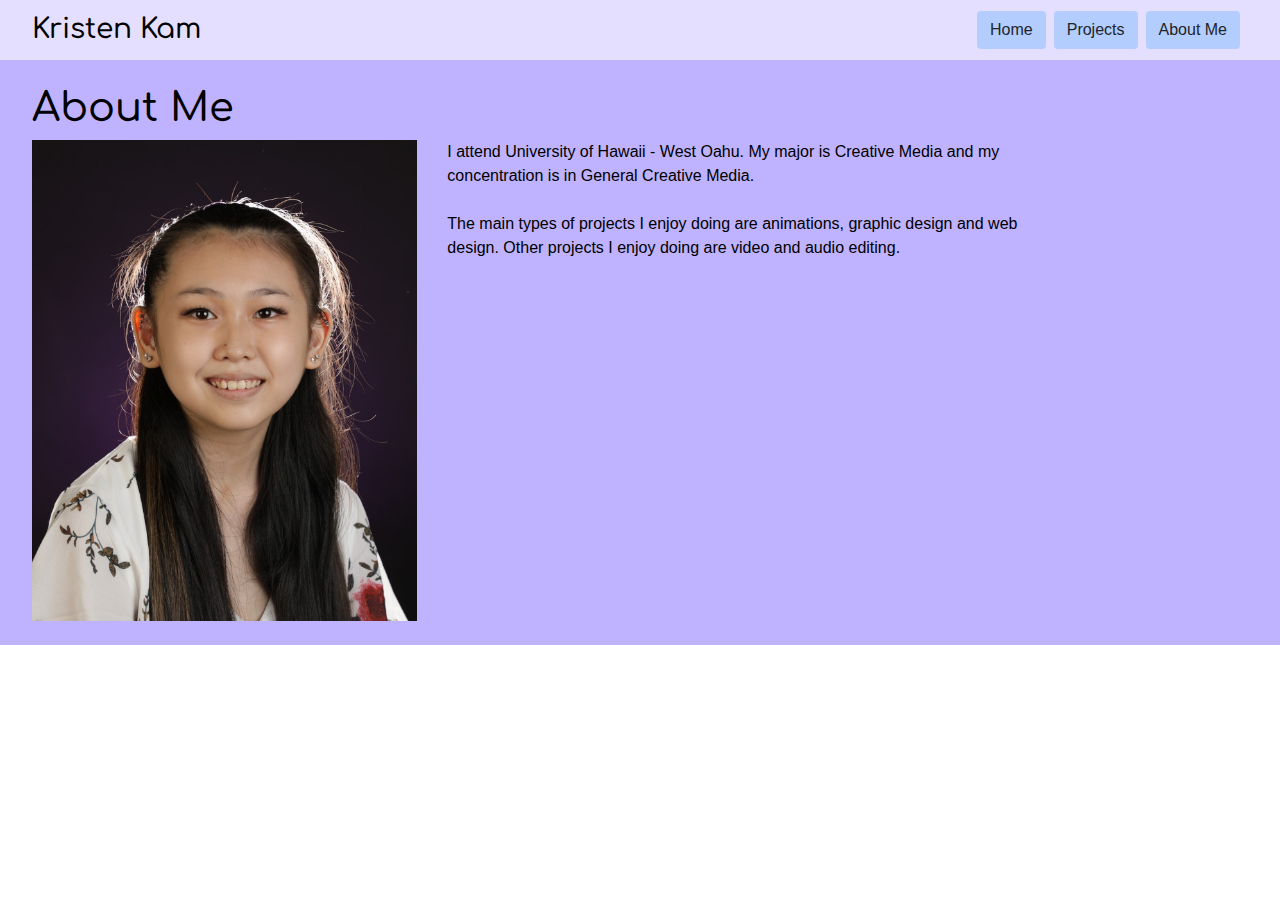
<file: pages/about-me.html>
<!DOCTYPE html>
<html lang="en">
<head>
    <meta charset="UTF-8">
    <meta name="viewport" content="width=device-width, initial-scale=1.0">
    <title>Hawaiian Airlines Ad</title>
    <link rel="stylesheet" href="../css/bootstrap.min.css">
    <link rel="stylesheet" href="../css/style.css">
    <link href="https://fonts.googleapis.com/css2?family=Sora:wght@400;700&display=swap>" rel="stylesheet">
    <link href='https://fonts.googleapis.com/css?family=Comfortaa' rel='stylesheet'>
</head>
 <body>
    <!-- Content will go here -->
    <!-- Start of Header Section -->
    <header class="light-bg py-2 body-padding">
      <nav class="navbar">
        <a class="navbar-brand" href="../index.html"><h3>Kristen Kam</h3></a>
        <div class="d-flex">
          <a class="btn" href="../index.html">Home</a>
          <a class="btn" href="./projectHawaiianAirlines.html">Projects</a>
          <a class="btn" href="./about-me.html">About Me</a>
        </div>
      </nav>
    </header>
    <!-- End of Header Section -->
    <!-- Start of About Me Section -->
    <section class="about dark-bg py-2">
        <div class="body-padding">
          <h1>About Me</h1>
          <div class="row">
            <div class="col-md-4 col-sm-4">
              <img src="../images/kristen_portrait.jpg" alt="Self portrait" class="img-fluid">
            </div>
            <div class="col-md-6 col-sm-6 about-text">
              <div class="pb-2">
                <p>I attend University of Hawaii - West Oahu. My major is Creative Media and my concentration is in General Creative Media.</p>
              </div>
              <div>
                <p>The main types of projects I enjoy doing are animations, graphic design and web design. Other projects I enjoy doing are video and audio editing.</p>
              </div>
            </div>
          </div>
        </div>
      </section>
     <!--End of About Me Section--> 
 </body>
</html>
</file>
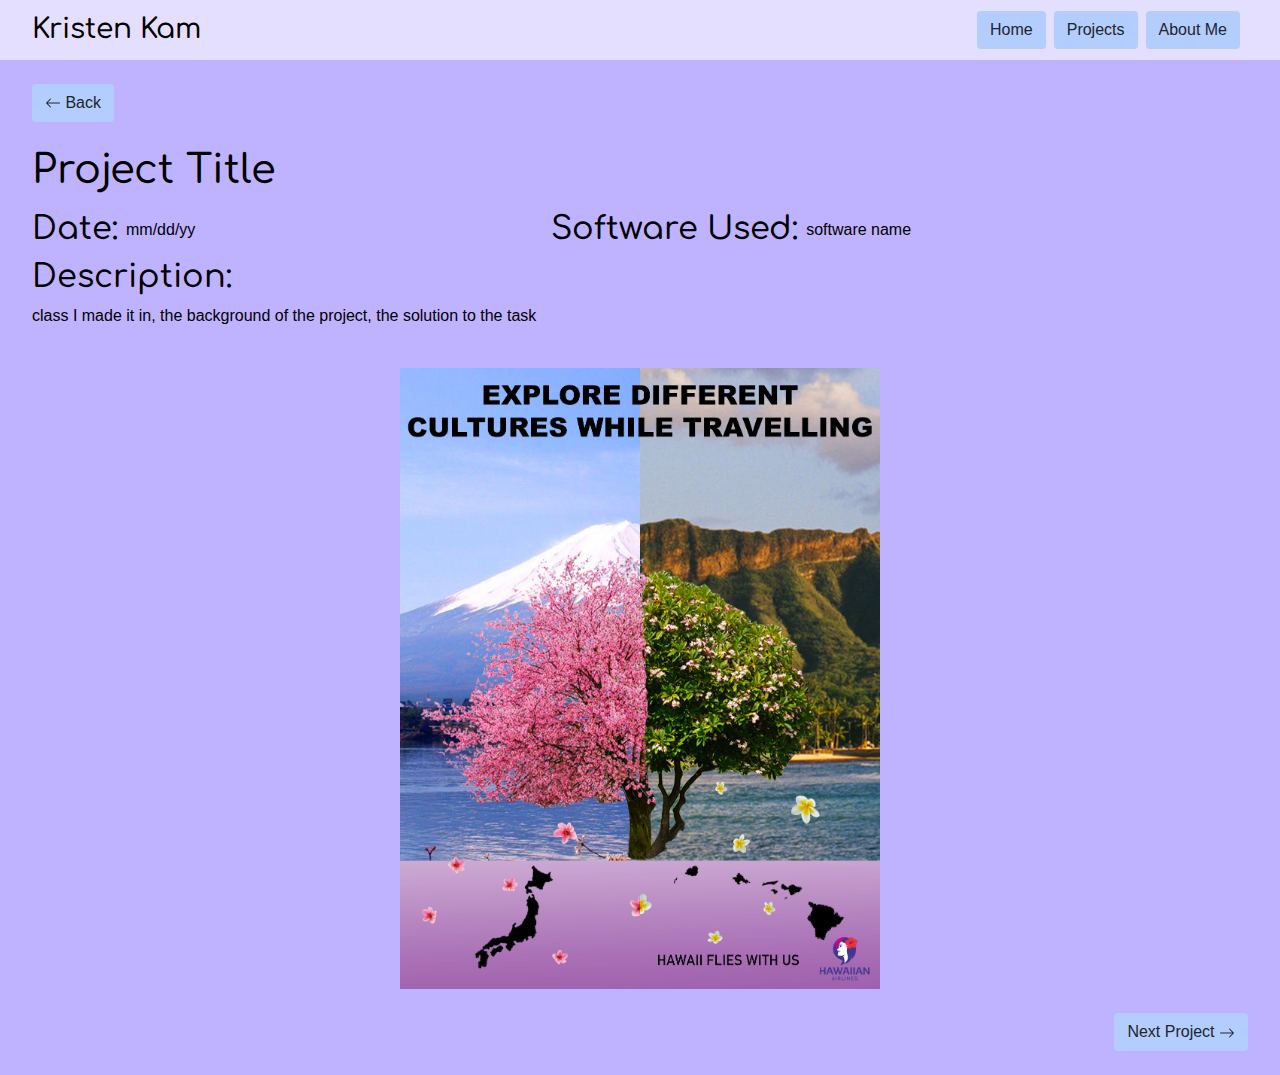
<file: pages/project_hawaiian_airlines.html>
<!DOCTYPE html>
<html lang="en">
<head>
    <meta charset="UTF-8">
    <meta name="viewport" content="width=device-width, initial-scale=1.0">
    <title>Hawaiian Airlines Ad</title>
    <link rel="stylesheet" href="../css/bootstrap.min.css">
    <link rel="stylesheet" href="../css/style.css">
    <link href="https://fonts.googleapis.com/css2?family=Sora:wght@400;700&display=swap>" rel="stylesheet">
    <link href='https://fonts.googleapis.com/css?family=Comfortaa' rel='stylesheet'>
</head>
 <body>
    <!-- Content will go here -->
    <!-- Start of Header Section -->
    <header class="light-bg py-2 body-padding">
      <nav class="navbar">
        <a class="navbar-brand" href="../index.html"><h3>Kristen Kam</h3></a>
        <div class="d-flex">
          <a class="btn" href="../index.html">Home</a>
          <a class="btn" href="pages/projectDetail.html">Projects</a>
          <a class="btn" href="pages/about-me">About Me</a>
        </div>
      </nav>
    </header>
    <!-- End of Header Section -->
    <!-- Start of Project Info Section -->
    <section class="hero dark-bg py-2">
      <div class="body-padding">
        <!-- Back Button -->
        <div>
            <a class="btn" href="../index.html">
              <svg xmlns="http://www.w3.org/2000/svg" width="16" height="16" fill="currentColor" class="bi bi-arrow-left" viewBox="0 0 16 16">
                <path fill-rule="evenodd" d="M15 8a.5.5 0 0 0-.5-.5H2.707l3.147-3.146a.5.5 0 1 0-.708-.708l-4 4a.5.5 0 0 0 0 .708l4 4a.5.5 0 0 0 .708-.708L2.707 8.5H14.5A.5.5 0 0 0 15 8"/>
              </svg>
              Back
            </a>
        </div>
        <!-- Project Info -->
        <div class="pt-4">
            <h1 class="mb-3">Project Title</h1>
            <div>
                <div class="row">
                    <div class="col-md-5 d-flex">
                        <h2 class="project-info-field">Date:</h2>
                        <p class="project-info-text">mm/dd/yy</p>
                    </div>
                    <div class="col-md-auto d-flex">
                        <h2 class="project-info-field">Software Used:</h2>
                        <p class="project-info-text">software name</p>
                    </div>
                </div>
                <div>
                  <h2 class="project-info-field">Description:</h2>
                  <p>class I made it in, the background of the project, the solution to the task</p>
                </div>
            </div>
            <div class="py-4 project-detail-img-div">
              <img src="../images/hawaiian_airlines_travel_ad.jpg" alt="Hawaiian Airlines Ad" class="img-fluid">
            </div>
        </div>
        <!-- Next Project Button -->
        <div class="d-flex justify-content-end">
            <a class="btn" href="#">
              Next Project
              <svg xmlns="http://www.w3.org/2000/svg" width="16" height="16" fill="currentColor" class="bi bi-arrow-right" viewBox="0 0 16 16">
                <path fill-rule="evenodd" d="M1 8a.5.5 0 0 1 .5-.5h11.793l-3.147-3.146a.5.5 0 0 1 .708-.708l4 4a.5.5 0 0 1 0 .708l-4 4a.5.5 0 0 1-.708-.708L13.293 8.5H1.5A.5.5 0 0 1 1 8"/>
              </svg>
            </a>
        </div>
      </div>
    </section>
    <!--End of Project Info Section-->
</body>
</html>
</file>
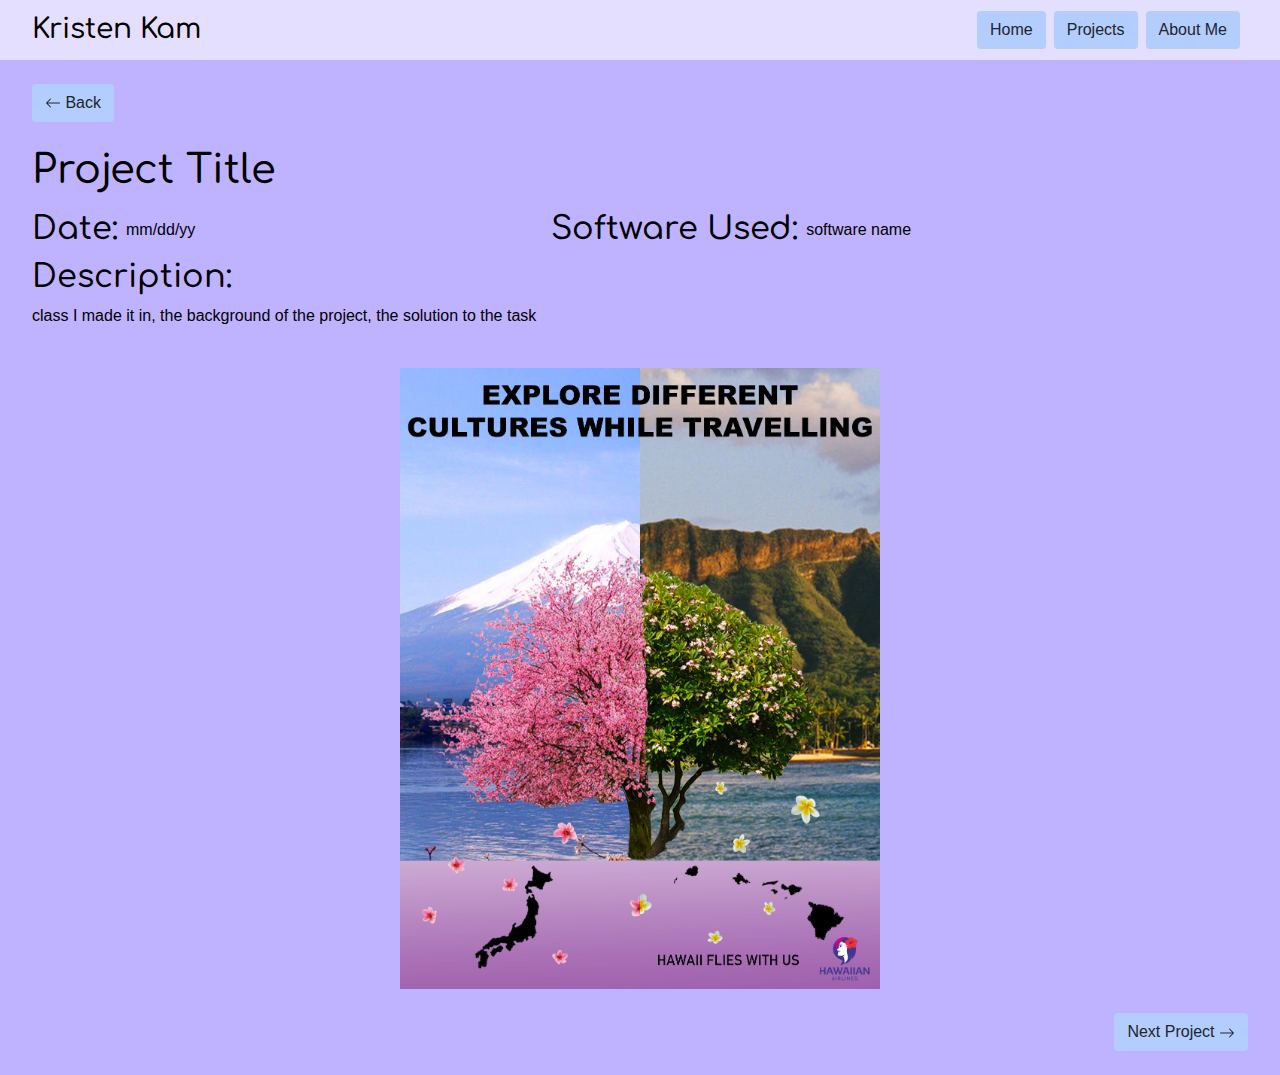
<file: pages/projectDetail.html>
<!DOCTYPE html>
<html lang="en">
<head>
    <meta charset="UTF-8">
    <meta name="viewport" content="width=device-width, initial-scale=1.0">
    <title>Project Detail</title>
    <link rel="stylesheet" href="../css/bootstrap.min.css">
    <link rel="stylesheet" href="../css/style.css">
    <link href="https://fonts.googleapis.com/css2?family=Sora:wght@400;700&display=swap>" rel="stylesheet">
    <link href='https://fonts.googleapis.com/css?family=Comfortaa' rel='stylesheet'>
</head>
 <body>
    <!-- Content will go here -->
    <!-- Start of Header Section -->
    <header class="light-bg py-2 body-padding">
      <nav class="navbar">
        <a class="navbar-brand" href="../index.html"><h3>Kristen Kam</h3></a>
        <div class="d-flex">
          <a class="btn" href="../index.html">Home</a>
          <a class="btn" href="pages/projectDetail.html">Projects</a>
          <a class="btn" href="pages/about-me">About Me</a>
        </div>
      </nav>
    </header>
    <!-- End of Header Section -->
    <!-- Start of Project Info Section -->
    <section class="hero dark-bg py-2">
      <div class="body-padding">
        <!-- Back Button -->
        <div>
            <a class="btn" href="../index.html">
              <svg xmlns="http://www.w3.org/2000/svg" width="16" height="16" fill="currentColor" class="bi bi-arrow-left" viewBox="0 0 16 16">
                <path fill-rule="evenodd" d="M15 8a.5.5 0 0 0-.5-.5H2.707l3.147-3.146a.5.5 0 1 0-.708-.708l-4 4a.5.5 0 0 0 0 .708l4 4a.5.5 0 0 0 .708-.708L2.707 8.5H14.5A.5.5 0 0 0 15 8"/>
              </svg>
              Back
            </a>
        </div>
        <!-- Project Info -->
        <div class="pt-4">
            <h1 class="mb-3">Project Title</h1>
            <div>
                <div class="row">
                    <div class="col-md-5 d-flex">
                        <h2 class="project-info-field">Date:</h2>
                        <p class="project-info-text">mm/dd/yy</p>
                    </div>
                    <div class="col-md-auto d-flex">
                        <h2 class="project-info-field">Software Used:</h2>
                        <p class="project-info-text">software name</p>
                    </div>
                </div>
                <div>
                  <h2 class="project-info-field">Description:</h2>
                  <p>class I made it in, the background of the project, the solution to the task</p>
                </div>
            </div>
            <div class="py-4 project-detail-img-div">
              <img src="../images/hawaiian_airlines_travel_ad.jpg" alt="Hawaiian Airlines Ad" class="img-fluid">
            </div>
        </div>
        <!-- Next Project Button -->
        <div class="d-flex justify-content-end">
            <a class="btn" href="#">
              Next Project
              <svg xmlns="http://www.w3.org/2000/svg" width="16" height="16" fill="currentColor" class="bi bi-arrow-right" viewBox="0 0 16 16">
                <path fill-rule="evenodd" d="M1 8a.5.5 0 0 1 .5-.5h11.793l-3.147-3.146a.5.5 0 0 1 .708-.708l4 4a.5.5 0 0 1 0 .708l-4 4a.5.5 0 0 1-.708-.708L13.293 8.5H1.5A.5.5 0 0 1 1 8"/>
              </svg>
            </a>
        </div>
      </div>
    </section>
    <!--End of Project Info Section-->
</body>
</html>
</file>
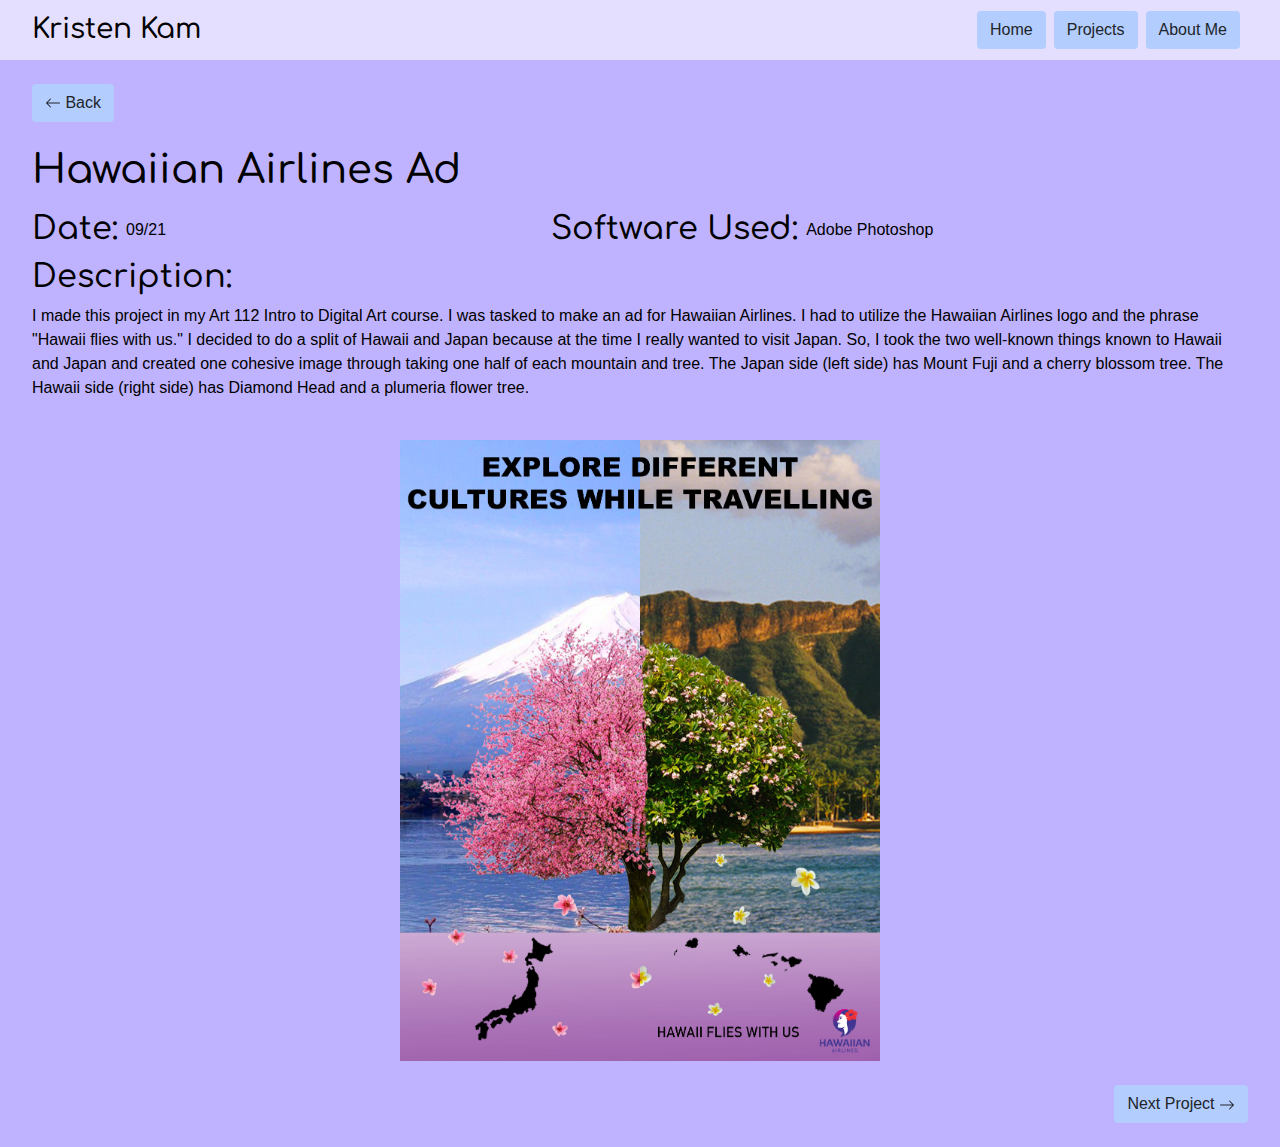
<file: pages/projectHawaiianAirlines.html>
<!DOCTYPE html>
<html lang="en">
<head>
    <meta charset="UTF-8">
    <meta name="viewport" content="width=device-width, initial-scale=1.0">
    <title>Hawaiian Airlines Ad</title>
    <link rel="stylesheet" href="../css/bootstrap.min.css">
    <link rel="stylesheet" href="../css/style.css">
    <link href="https://fonts.googleapis.com/css2?family=Sora:wght@400;700&display=swap>" rel="stylesheet">
    <link href='https://fonts.googleapis.com/css?family=Comfortaa' rel='stylesheet'>
</head>
 <body>
    <!-- Content will go here -->
    <!-- Start of Header Section -->
    <header class="light-bg py-2 body-padding">
      <nav class="navbar">
        <a class="navbar-brand" href="../index.html"><h3>Kristen Kam</h3></a>
        <div class="d-flex">
          <a class="btn" href="../index.html">Home</a>
          <a class="btn" href="./projectHawaiianAirlines.html">Projects</a>
          <a class="btn" href="./about-me.html">About Me</a>
        </div>
      </nav>
    </header>
    <!-- End of Header Section -->
    <!-- Start of Project Info Section -->
    <section class="hero dark-bg py-2">
      <div class="body-padding">
        <!-- Back Button -->
        <div>
            <a class="btn" href="../index.html">
              <svg xmlns="http://www.w3.org/2000/svg" width="16" height="16" fill="currentColor" class="bi bi-arrow-left" viewBox="0 0 16 16">
                <path fill-rule="evenodd" d="M15 8a.5.5 0 0 0-.5-.5H2.707l3.147-3.146a.5.5 0 1 0-.708-.708l-4 4a.5.5 0 0 0 0 .708l4 4a.5.5 0 0 0 .708-.708L2.707 8.5H14.5A.5.5 0 0 0 15 8"/>
              </svg>
              Back
            </a>
        </div>
        <!-- Project Info -->
        <div class="pt-4">
            <h1 class="mb-3">Hawaiian Airlines Ad</h1>
            <div>
                <div class="row">
                    <div class="col-md-5 d-flex">
                        <h2 class="project-info-field">Date:</h2>
                        <p class="project-info-text">09/21</p>
                    </div>
                    <div class="col-md-auto d-flex">
                        <h2 class="project-info-field">Software Used:</h2>
                        <p class="project-info-text">Adobe Photoshop</p>
                    </div>
                </div>
                <div>
                  <h2 class="project-info-field">Description:</h2>
                  <p>I made this project in my Art 112 Intro to Digital Art course. I was tasked to make an ad for Hawaiian Airlines. I had to utilize the Hawaiian Airlines logo and the phrase "Hawaii flies with us." I decided to do a split of Hawaii and Japan because at the time I really wanted to visit Japan. So, I took the two well-known things known to Hawaii and Japan and created one cohesive image through taking one half of each mountain and tree. The Japan side (left side) has Mount Fuji and a cherry blossom tree. The Hawaii side (right side) has Diamond Head and a plumeria flower tree.</p>
                </div>
            </div>
            <div class="py-4 project-detail-img-div">
              <img src="../images/hawaiian_airlines_travel_ad.jpg" alt="Hawaiian Airlines Ad" class="img-fluid">
            </div>
        </div>
        <!-- Next Project Button -->
        <div class="d-flex justify-content-end">
            <a class="btn" href="./projectMagazineCover.html">
              Next Project
              <svg xmlns="http://www.w3.org/2000/svg" width="16" height="16" fill="currentColor" class="bi bi-arrow-right" viewBox="0 0 16 16">
                <path fill-rule="evenodd" d="M1 8a.5.5 0 0 1 .5-.5h11.793l-3.147-3.146a.5.5 0 0 1 .708-.708l4 4a.5.5 0 0 1 0 .708l-4 4a.5.5 0 0 1-.708-.708L13.293 8.5H1.5A.5.5 0 0 1 1 8"/>
              </svg>
            </a>
        </div>
      </div>
    </section>
    <!--End of Project Info Section-->
</body>
</html>
</file>
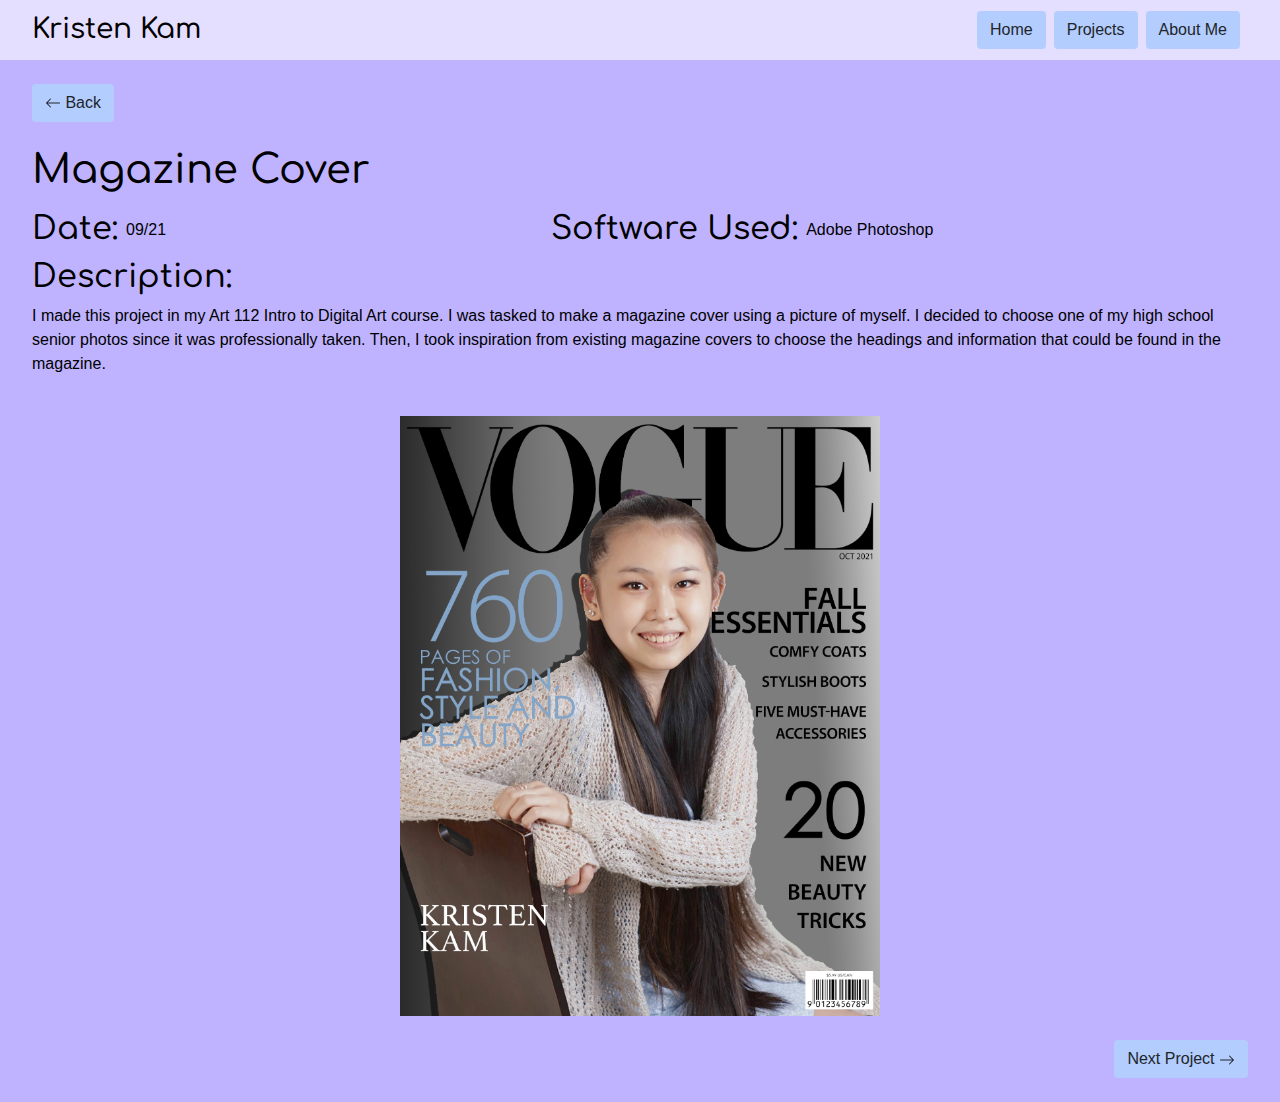
<file: pages/projectMagazineCover.html>
<!DOCTYPE html>
<html lang="en">
<head>
    <meta charset="UTF-8">
    <meta name="viewport" content="width=device-width, initial-scale=1.0">
    <title>Magazine Cover</title>
    <link rel="stylesheet" href="../css/bootstrap.min.css">
    <link rel="stylesheet" href="../css/style.css">
    <link href="https://fonts.googleapis.com/css2?family=Sora:wght@400;700&display=swap>" rel="stylesheet">
    <link href='https://fonts.googleapis.com/css?family=Comfortaa' rel='stylesheet'>
</head>
 <body>
    <!-- Content will go here -->
    <!-- Start of Header Section -->
    <header class="light-bg py-2 body-padding">
      <nav class="navbar">
        <a class="navbar-brand" href="../index.html"><h3>Kristen Kam</h3></a>
        <div class="d-flex">
          <a class="btn" href="../index.html">Home</a>
          <a class="btn" href="./projectHawaiianAirlines.html">Projects</a>
          <a class="btn" href="./about-me.html">About Me</a>
        </div>
      </nav>
    </header>
    <!-- End of Header Section -->
    <!-- Start of Project Info Section -->
    <section class="hero dark-bg py-2">
      <div class="body-padding">
        <!-- Back Button -->
        <div>
            <a class="btn" href="../index.html">
              <svg xmlns="http://www.w3.org/2000/svg" width="16" height="16" fill="currentColor" class="bi bi-arrow-left" viewBox="0 0 16 16">
                <path fill-rule="evenodd" d="M15 8a.5.5 0 0 0-.5-.5H2.707l3.147-3.146a.5.5 0 1 0-.708-.708l-4 4a.5.5 0 0 0 0 .708l4 4a.5.5 0 0 0 .708-.708L2.707 8.5H14.5A.5.5 0 0 0 15 8"/>
              </svg>
              Back
            </a>
        </div>
        <!-- Project Info -->
        <div class="pt-4">
            <h1 class="mb-3">Magazine Cover</h1>
            <div>
                <div class="row">
                    <div class="col-md-5 d-flex">
                        <h2 class="project-info-field">Date:</h2>
                        <p class="project-info-text">09/21</p>
                    </div>
                    <div class="col-md-auto d-flex">
                        <h2 class="project-info-field">Software Used:</h2>
                        <p class="project-info-text">Adobe Photoshop</p>
                    </div>
                </div>
                <div>
                  <h2 class="project-info-field">Description:</h2>
                  <p>I made this project in my Art 112 Intro to Digital Art course. I was tasked to make a magazine cover using a picture of myself. I decided to choose one of my high school senior photos since it was professionally taken. Then, I took inspiration from existing magazine covers to choose the headings and information that could be found in the magazine.</p>
                </div>
            </div>
            <div class="py-4 project-detail-img-div">
              <img src="../images/magazine_cover.jpg" alt="Magazine cover" class="img-fluid">
            </div>
        </div>
        <!-- Next Project Button -->
        <div class="d-flex justify-content-end">
            <a class="btn" href="./projectHawaiianAirlines.html">
              Next Project
              <svg xmlns="http://www.w3.org/2000/svg" width="16" height="16" fill="currentColor" class="bi bi-arrow-right" viewBox="0 0 16 16">
                <path fill-rule="evenodd" d="M1 8a.5.5 0 0 1 .5-.5h11.793l-3.147-3.146a.5.5 0 0 1 .708-.708l4 4a.5.5 0 0 1 0 .708l-4 4a.5.5 0 0 1-.708-.708L13.293 8.5H1.5A.5.5 0 0 1 1 8"/>
              </svg>
            </a>
        </div>
      </div>
    </section>
    <!--End of Project Info Section-->
</body>
</html>
</file>
<file: css/style.css>
h1 {
    font-size: 40px;
}

h2 {
    font-size: 32px;
}

h3 {
    font-size: 28px;
}

h4 {
    font-size: 24px;
}

h5 {
    font-size: 20px;
}

h6 {
    font-size: 16px;
}

h1, h2, h3, h4, h5, h6 {
    font-family: 'Comfortaa';
}

p {
    font-size: 16px;
}

a {
    text-decoration: none;
}

body {
    color: black;
}

.body-padding {
    padding: 1em 2em;
}

.light-bg {
    background-color: #E4DEFF;
}

.dark-bg {
    background-color: #BFB3FF;
}

.project-bg {
    background-color: #8974F7;
    color: #FFFFFF;
    padding: 1em;
}

body .btn {
    background-color: #B3CDFF;
}

.navbar-brand {
    color: black;
}

body .navbar {
    padding: 0;
}

body .navbar h3 {
    margin-bottom: 0;
}

body .navbar .btn {
    margin-right: 0.5em;
}

body .btn:hover {
    background-color: #4986F8;
    color: #FFFFFF;
}

.col-project {
    margin: 0 1em;
}

.project-img-div {
    display: grid;
    align-content: center;
}

.project-text {
    padding-left: 0;
}

.project-text-inner {
    margin-bottom: 3em;
}

.learn-btn {
    position: absolute;
    bottom: 0;
    right: 1em;
}

.project-info-field {
    margin-right: 0.25em;
}

.project-info-text {
    margin-top: 0.5em;
}

@media (min-width: 768px) {
    .project-detail-img-div {
        width: 30em;
        justify-self: center;
    }
}

@media (max-width: 767px) {
    .project-text {
        margin: 1em 1em 0 1em;
    }
}

@media (max-width: 575px) {
    .about-text {
        margin-top: 1em;
    }
}

@media (max-width: 500px) {
    .col-project {
        margin-left: 0;
        margin-bottom: 1em;
        flex: none;
    }
}
</file>
